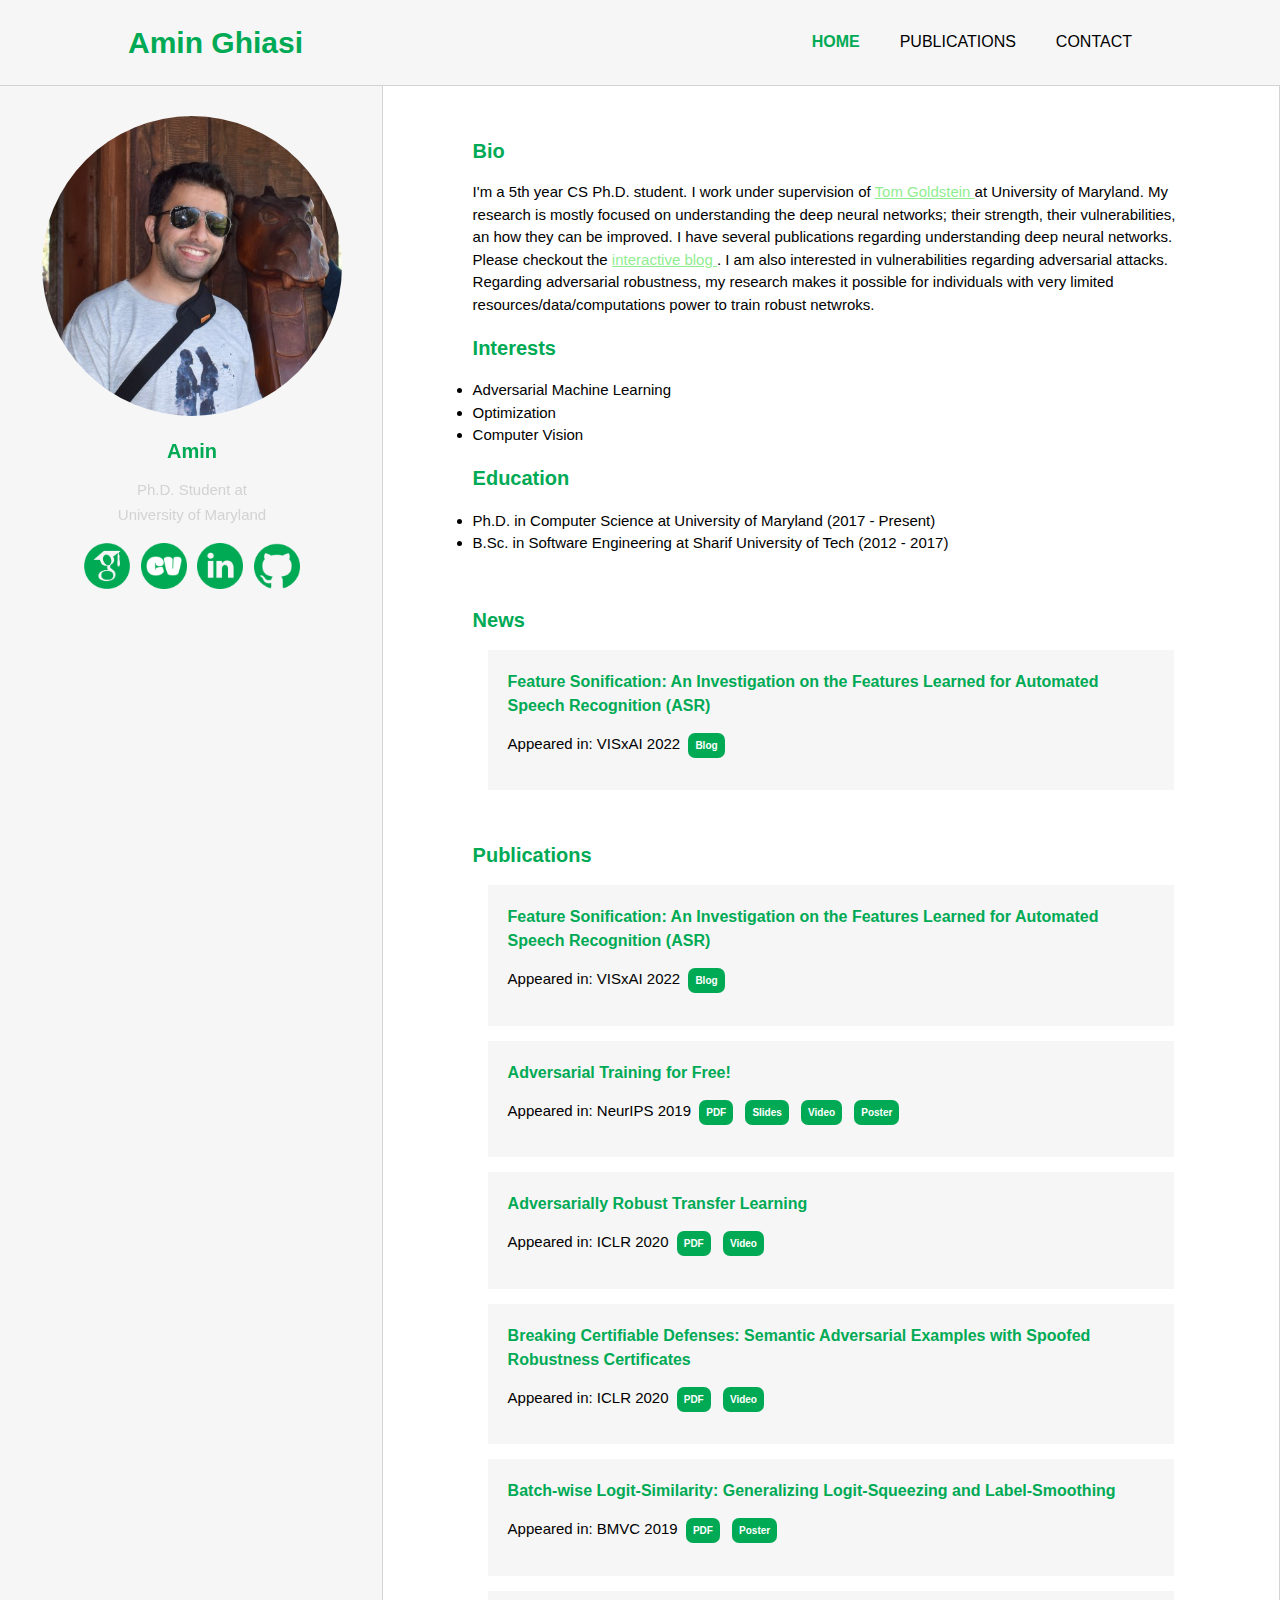
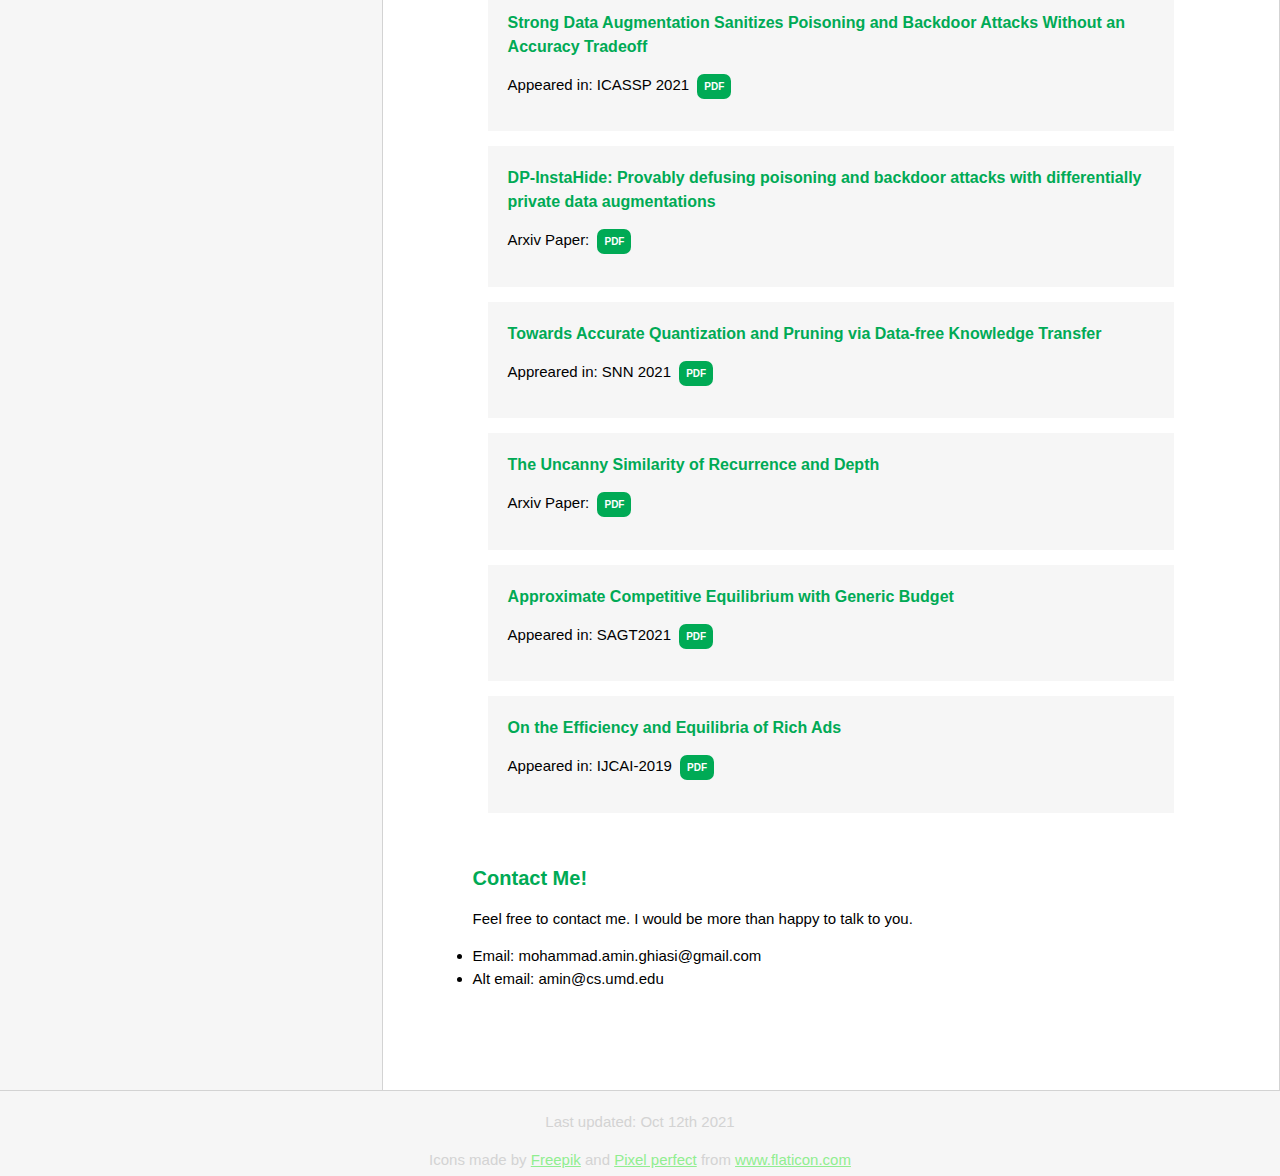
<file: index.html>
<!DOCTYPE html>
<html lang="en">
<head>
    <meta name="keywords" content="Amin Ghiasi">
    <meta name="description" content="Amin Ghiasi's home page">
    <meta name="author" content="Amin Ghiasi">
    <meta name="viewport" content="width=device-width">
    <meta charset="UTF-8">
    <title>Amin Ghiasi | Home</title>
    <link rel="stylesheet" type="text/css" href="./css/style.css">
</head>
<body style="background: #f6f6f6;">
    <header>
        <div class="container">
            <div id="my-name">
                <h1>Amin Ghiasi</h1>
            </div>
            <nav>
                <ul>
                    <li class="current-page"><a href="#home_id">Home</a></li>
                    <li><a href="#publication_id">Publications</a></li>
                    <li><a href="#contact_me_id">Contact</a></li>
                </ul>
            </nav>
        </div>
    </header>
    <section class="main">
        <aside class="sidebar">
            <div class="container">
                <img id="profile-picture" src="./img/amin.jpg" alt="Amin's Profile Picture">
                <h1>Amin</h1>
                <p>Ph.D. Student at</p>
                <p>University of Maryland</p>
                <ul>
                    <li><a href="https://scholar.google.com/citations?user=tNQWOxUAAAAJ&hl=en"> <img src="./img/scholar.png" alt="Amin's Google Scholar"></a></li>
                    <li><a href="./files/cv.pdf"> <img src="./img/cv.png" alt="Amin's CV"></a></li>
                    <li><a href="https://www.linkedin.com/in/mohammad-amin-ghiasi/"> <img src="img/linked-in.png" alt="Amin's Linked-in"></a></li>
                    <li><a href="https://github.com/AminJun"> <img src="./img/github.png" alt="Amin's Github"></a></li>
                </ul>
            </div>
        </aside>
        <article class="home-content">
            <div class="container" id="home_id">
                <div>
                    <h1>Bio</h1>
                    <p>
                        I'm a 5th year CS Ph.D. student.
                        I work under supervision of <a href="https://www.cs.umd.edu/~tomg/"> Tom Goldstein </a> at University of Maryland.
                        My research is mostly focused on understanding the deep neural networks; their strength, their vulnerabilities, an how they can be improved. 
                        I have several publications regarding understanding deep neural networks.
			Please checkout the <a href="http://www.cs.umd.edu/~amin/apps/visxai/sonification/"> interactive blog </a>.
			I am also interested in vulnerabilities regarding adversarial attacks.
			Regarding adversarial robustness, my research makes it possible for individuals with very limited resources/data/computations power to train robust netwroks. 
                    </p>
                </div>

                <div id="interests">
                    <h2> Interests </h2>
                    <ul>
                        <li> Adversarial Machine Learning </li>
                        <li> Optimization </li>
                        <li> Computer Vision </li>
                    </ul>
                </div>
                <div id="education">
                    <h2> Education </h2>
                    <ul>
                        <li> Ph.D. in Computer Science at University of Maryland (2017 - Present) </li>
                        <li> B.Sc. in Software Engineering at Sharif University of Tech (2012 - 2017) </li>
                    </ul>
                </div>
            </div>


            <div class="container" id="checkout_id">
                <h1> News </h1>
                <ul class="publications"> 
                    <li class="paper"> 
                        <a href="http://www.cs.umd.edu/~amin/apps/visxai/sonification/"> Feature Sonification: An Investigation on the Features Learned for Automated Speech Recognition (ASR) </a>
                        <p> Appeared in: VISxAI 2022 <a class="item" href="http://www.cs.umd.edu/~amin/apps/visxai/sonification/">Blog</a> </p>
                    </li>
                </ul>
            </div>


                
            <div class="container" id="publication_id">
                <h1>Publications</h1>
                <ul class="publications">
                    <li class="paper"> 
                        <a href="http://www.cs.umd.edu/~amin/apps/visxai/sonification/"> Feature Sonification: An Investigation on the Features Learned for Automated Speech Recognition (ASR) </a>
                        <p> Appeared in: VISxAI 2022 <a class="item" href="http://www.cs.umd.edu/~amin/apps/visxai/sonification/">Blog</a> </p>
                    </li>
                    <li class="paper">
                        <!-- <svg height="100" width="100" viewBox="-80 -80 160 160" style="float: right; margin-bottom: 20px;">
                          <path d="M 10 -40 A 1 1 0 0 1 18 -48 L 27 -39 L 34 -46 Q 35.5 -47.5 37 -46 L 46 -37 Q 47.5 -35.5 46 -34 L 39 -27 L 48 -18 A 1 1 0 0 1 40 -10 Z M 40 -2 A 1 1 0 0 1 32 6 L 32 6 L -6 -32 A 1 1 0 0 1 2 -40 L 2 -40 Z M 3 -15 L 15 -3 L -3 15 L -15 3 Z M 5 32 A 1 1 0 0 1 -3 40 L -41 2 A 1 1 0 0 1 -33 -6 Z M -11 40 A 1 1 0 0 1 -19 48 L -27 40 L -34 47 Q -35.5 48.5 -37 47 L -47 37 Q -48.5 35.5 -47 34 L -40 27 L -49 18 A 1 1 0 0 1 -41 10 z M 7 13 L 7 26 L 8 28 L 29 49 L 32 49 L 45 36 L 45 33 L 24 12 L 22 11 L 9 11 L 8.5 11.5 L 12 15 A 1 1 0 0 1 12 17 A 1 1 0 0 1 11 16 L 7.5 12.5 Z M 18.5 17.5 q 1 -1 2 0 L 23.5 20.5 A 1 1 0 0 1 22 22 L 22 22 L 19.5 19.5 L 18 21 L 19.5 22.5 A 1 1 0 0 1 18 24 L 16.5 22.5 L 14 25 A 1 1 0 0 1 12.5 23.5 Z M 24 22 Q 24.5 21.5 25 22 L 28 25 Q 29 27 27.5 29 Q 26 30.5 24.5 29.5 L 24.5 29.5 L 23 33 A 1 1 0 0 1 21 32 L 21 32 L 22.5 28.5 L 21.5 27.5 L 19 30 L 19 30 A 1 1 0 0 1 17.6 28.5 Z M 23 26 L 24.5 24.5 L 26 26 A 1 1 0 0 1 24.5 27.5 Z M 35 32 A 1 1 0 0 1 33.5 33.5 L 30.5 30.5 L 29 32 L 31 34 A 1 1 0 0 1 29.5 35.5 L 27.5 33.5 L 26 35 L 29 38 A 1 1 0 0 1 27.5 39.5 L 23.5 35.5 Q 23 35 23.5 34.5 L 30 28 Q 30.5 27.5 31 28 Z M 40.5 37.5 A 1 1 0 0 1 39 39 L 36 36 L 34.5 37.5 L 36.5009 39.6287 A 1 1 0 0 1 35 41 L 33 39 L 31.5 40.5 L 34.5 43.5 A 1 1 0 0 1 33 45 L 29.0105 41.028 Q 28.5 40.5 29 40 L 29 40 L 35.5 33.5 Q 36 33 36.5 33.5 Z M 4.5 9 L 11.75 16.25 A 0.25 0.25 0 0 0 12.25 15.75 L 5 8.5 Z M -65 60 L -70 56 L -70 -56 Q -70 -70 -56 -70 L 56 -70 Q 70 -70 70 -56 L 70 56 Q 70 70 56 70 L -56 70 Q -70 70 -70 56 L -65 60 L 50 60 Q 60 60 60 50 L 60 -50 Q 60 -60 50 -60 L -50 -60 Q -60 -60 -60 -50 L -60 50 Q -60 60 -50 60 Z" fill="green"/>
                          Sorry, your browser does not support inline SVG.
                        </svg>
			-->


                        <a href="https://nips.cc/Conferences/2019/Schedule?showEvent=13512">
                            Adversarial Training for Free!
                        </a>
                        <p>Appeared in: NeurIPS 2019
                            <a class="item" href="http://papers.nips.cc/paper/8597-adversarial-training-for-free.pdf">PDF</a>
                            <a class="item" href="https://www.cs.umd.edu/~ashafahi/free_training/Free_train_slide.pdf">Slides</a>
                            <a class="item" href="https://www.youtube.com/watch?v=v8U9mM1Vwv0">Video</a>
                            <a class="item" href="https://www.cs.umd.edu/~ashafahi/free_training/Free_train_poster.pdf">Poster</a>
                        </p>
                    </li>
                    <li class="paper">
                        <a href="https://openreview.net/forum?id=ryebG04YvB">
                            Adversarially Robust Transfer Learning
                        </a>
                        <p>Appeared in: ICLR 2020
                            <a class="item" href="https://openreview.net/pdf?id=ryebG04YvB">PDF</a>
                            <a class="item" href="https://www.youtube.com/watch?v=3ljuc-6tCRM&t=1s">Video</a>
                        </p>
                    </li>
                    <li class="paper">
                        <a href="https://openreview.net/forum?id=HJxdTxHYvB">
                            Breaking Certifiable Defenses: Semantic Adversarial Examples with Spoofed Robustness Certificates
                        </a>
                        <p> Appeared in: ICLR 2020
                            <a class="item" href="https://openreview.net/pdf?id=HJxdTxHYvB">PDF</a>
                            <a class="item" href="https://www.youtube.com/watch?v=hvemlq8pjno&t=140s">Video</a>
                        </p>
                    </li>
                    <li class="paper">
                        <a href="https://bmvc2019.org/wp-content/uploads/papers/0559-paper.pdf">
                            Batch-wise Logit-Similarity: Generalizing Logit-Squeezing and Label-Smoothing
                        </a>
                        <p>Appeared in: BMVC 2019
                            <a class="item" href="https://bmvc2019.org/wp-content/uploads/papers/0559-paper.pdf">PDF</a>
                            <a class="item" href="./files/BMVC19Poster.pdf">Poster</a>
                        </p>
                    </li>
                    <li class="paper">
                        <a href="https://ieeexplore.ieee.org/abstract/document/9414862">
                            Strong Data Augmentation Sanitizes Poisoning and Backdoor Attacks Without an Accuracy Tradeoff
                        </a>
                        <p>Appeared in: ICASSP 2021
                            <a class="item" href="https://ieeexplore.ieee.org/abstract/document/9414862">PDF</a>
                        </p>
                    </li>
                    <li class="paper">
                        <a href="https://arxiv.org/abs/2103.02079">DP-InstaHide: Provably defusing poisoning and backdoor attacks with differentially private data augmentations</a>
                        <p>Arxiv Paper: 
                            <a class="item" href="https://arxiv.org/abs/2103.02079">PDF</a>
                        </p>
                    </li>
                    <li class="paper">
                        <a href="https://openreview.net/forum?id=EVhRrUyW8Gw">Towards Accurate Quantization and Pruning via Data-free Knowledge Transfer</a>
                        <p> Appreared in: SNN 2021 <a class="item" href="https://openreview.net/forum?id=EVhRrUyW8Gw">PDF</a>
                        </p>
                    </li>
                    <li class="paper">
                        <a href="https://arxiv.org/abs/2102.11011">The Uncanny Similarity of Recurrence and Depth</a>
                        <p> Arxiv Paper: <a class="item" href="https://arxiv.org/abs/2102.11011">PDF</a>
                        </p>
                    </li>
                    <li class="paper">
                        <a href="https://link.springer.com/chapter/10.1007/978-3-030-85947-3_16">Approximate Competitive Equilibrium with Generic Budget</a>
                        <p> Appeared in: SAGT2021 <a class="item" href="https://link.springer.com/chapter/10.1007/978-3-030-85947-3_16">PDF</a></p>
                    </li>
                    <li class="paper">
                        <a href="https://www.ijcai19.org/accepted-papers.html">
                            On the Efficiency and Equilibria of Rich Ads
                        </a>
                        <p>Appeared in: IJCAI-2019
                            <a class="item" href="https://www.ijcai.org/proceedings/2019/0043.pdf">PDF</a>
                        </p>
                    </li>
                </ul>
            </div>    


            <div class="container" id="contact_me_id">
                <h1>Contact Me!</h1>
                <p>
                    Feel free to contact me.
                    I would be more than happy to talk to you.
                </p>
                <ul>
                    <!-- <li> Phone no: +1 202 594 56 72</li> -->
                    <li> Email: mohammad.amin.ghiasi@gmail.com </li>
                    <li> Alt email: amin@cs.umd.edu</li>
                </ul>
            </div>
        </article>
    </section>

    <footer>
        <p>Last updated: Oct 12th 2021 </p>
        <div>Icons made by <a href="https://www.flaticon.com/authors/freepik" title="Freepik">Freepik</a> and <a href="https://www.flaticon.com/authors/pixel-perfect" title="Pixel perfect">Pixel perfect</a> from <a href="https://www.flaticon.com/"     title="Flaticon">www.flaticon.com</a></div>
    </footer>
</body>
</html>
</file>
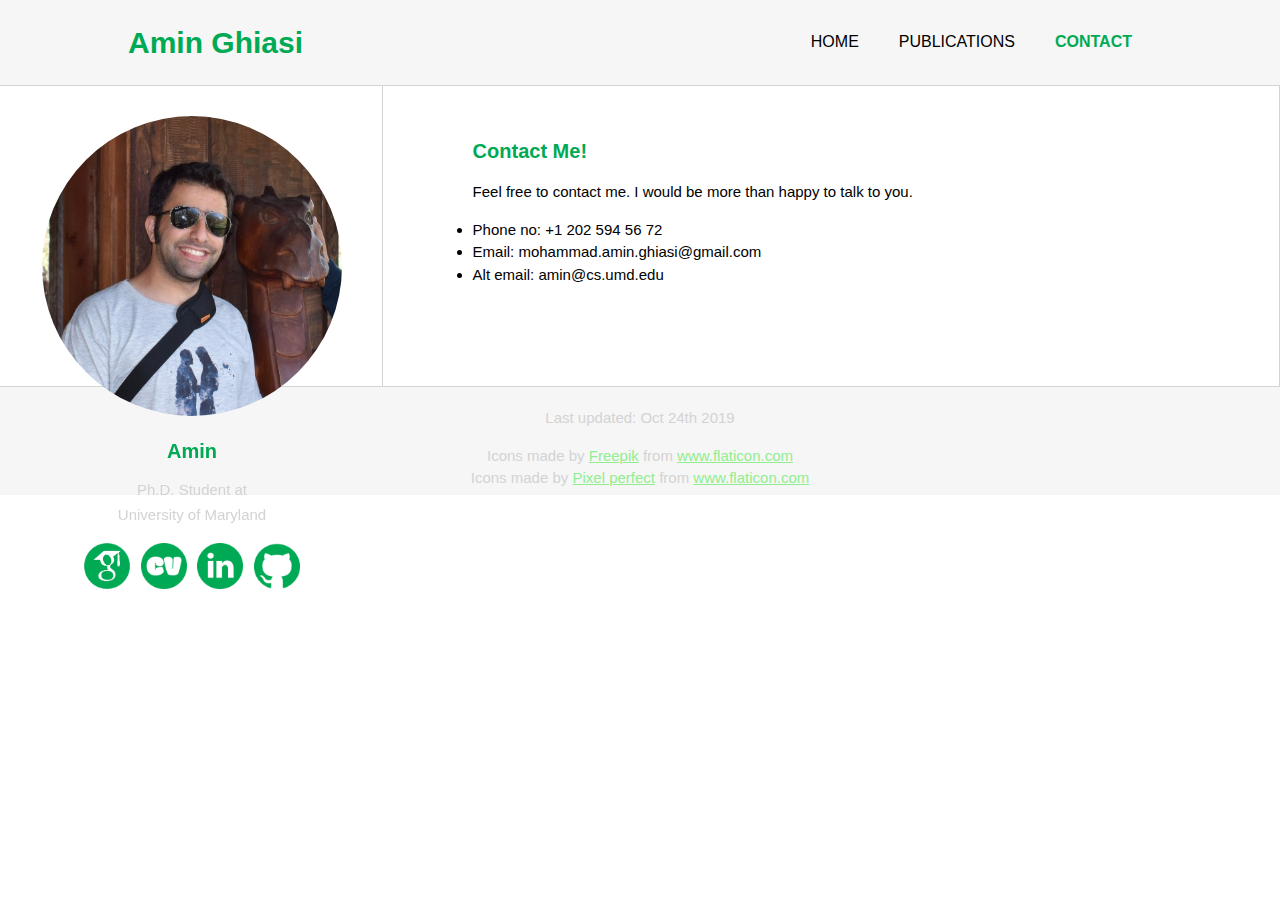
<file: contact.html>
<!DOCTYPE html>
<html lang="en">
<head>
    <meta name="keywords" content="Amin Ghiasi">
    <meta name="description" content="Amin Ghiasi's home page">
    <meta name="author" content="Amin Ghiasi">
    <meta name="viewport" content="width=device-width">
    <meta charset="UTF-8">
    <title>Amin Ghiasi | Contact</title>
    <link rel="stylesheet" type="text/css" href="./css/style.css">
</head>
<body>
    <header>
        <div class="container">
            <div id="my-name">
                <h1>Amin Ghiasi</h1>
            </div>
            <nav>
                <ul>
                    <li><a href="index.html">Home</a></li>
                    <li><a href="publications.html">Publications</a></li>
                    <li class="current-page"><a href="contact.html">Contact</a></li>
                </ul>
            </nav>
        </div>
    </header>
    <section class="main">
        <aside class="sidebar">
            <div class="container">
                <img id="profile-picture" src="./img/amin.jpg" alt="Amin's Profile Picture">
                <h1>Amin</h1>
                <p>Ph.D. Student at</p>
                <p>University of Maryland</p>
                <ul>
                    <li><a href="https://scholar.google.com/citations?user=tNQWOxUAAAAJ&hl=en"> <img src="./img/scholar.png" alt="Amin's Google Scholar"></a></li>
                    <li><a href="./files/cv.pdf"> <img src="./img/cv.png" alt="Amin's CV"></a></li>
                    <li><a href="https://www.linkedin.com/in/mohammad-amin-ghiasi/"> <img src="img/linked-in.png" alt="Amin's Linked-in"></a></li>
                    <li><a href="https://github.com/AminJun"> <img src="./img/github.png" alt="Amin's Github"></a></li>
                </ul>
            </div>
        </aside>

        <article class="home-content">
            <div class="container">
                <h1>Contact Me!</h1>
                <p>
                    Feel free to contact me.
                    I would be more than happy to talk to you.
                </p>
                <ul>
                    <li> Phone no: +1 202 594 56 72</li>
                    <li> Email: mohammad.amin.ghiasi@gmail.com </li>
                    <li> Alt email: amin@cs.umd.edu</li>
                </ul>
            </div>
        </article>
    </section>

    <footer>
        <p>Last updated: Oct 24th 2019 </p>
        <div>Icons made by <a href="https://www.flaticon.com/authors/freepik" title="Freepik">Freepik</a> from <a href="https://www.flaticon.com/"     title="Flaticon">www.flaticon.com</a></div><div>Icons made by <a href="https://www.flaticon.com/authors/pixel-perfect" title="Pixel perfect">Pixel perfect</a> from <a href="https://www.flaticon.com/"     title="Flaticon">www.flaticon.com</a></div>
    </footer>
</body>
</html>
</file>
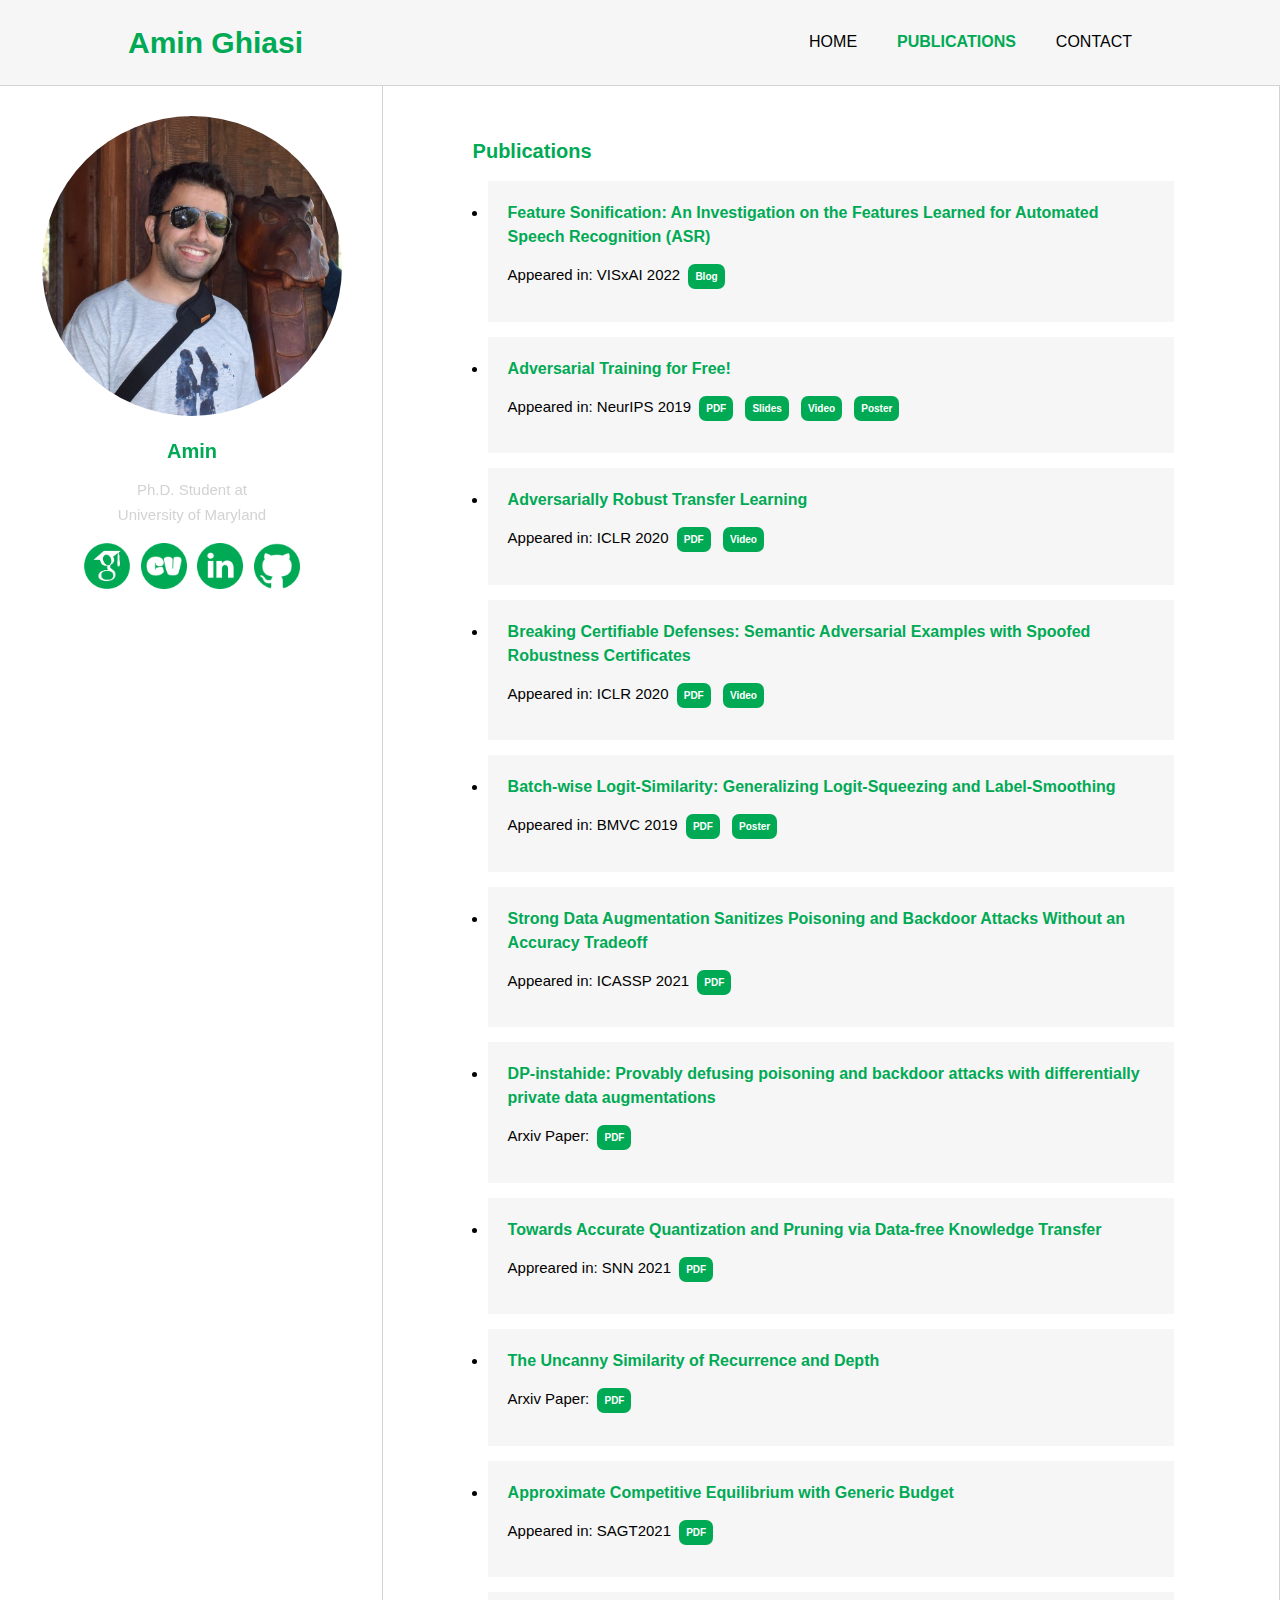
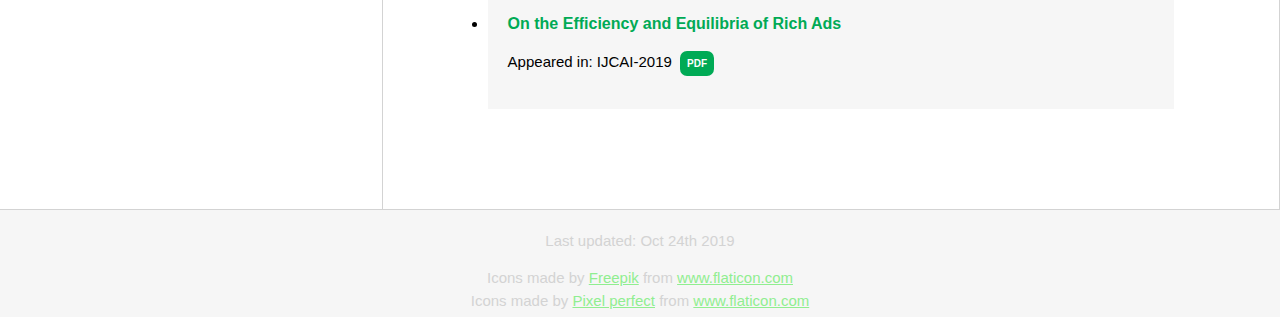
<file: publications.html>
<!DOCTYPE html>
<html lang="en">
<head>
    <meta name="keywords" content="Amin Ghiasi">
    <meta name="description" content="Amin Ghiasi's home page">
    <meta name="author" content="Amin Ghiasi">
    <meta name="viewport" content="width=device-width">
    <meta charset="UTF-8">
    <title>Amin Ghiasi | Home</title>
    <link rel="stylesheet" type="text/css" href="./css/style.css">
</head>
<body>
    <header>
        <div class="container">
            <div id="my-name">
                <h1>Amin Ghiasi</h1>
            </div>
            <nav>
                <ul>
                    <li><a href="index.html">Home</a></li>
                    <li class="current-page"><a href="publications.html">Publications</a></li>
                    <li><a href="contact.html">Contact</a></li>
                </ul>
            </nav>
        </div>
    </header>
    <section class="main">
        <aside class="sidebar">
            <div class="container">
                <img id="profile-picture" src="./img/amin.jpg" alt="Amin's Profile Picture">
                <h1>Amin</h1>
                <p>Ph.D. Student at</p>
                <p>University of Maryland</p>
                <ul>
                    <li><a href="https://scholar.google.com/citations?user=tNQWOxUAAAAJ&hl=en"> <img src="./img/scholar.png" alt="Amin's Google Scholar"></a></li>
                    <li><a href="./files/cv.pdf"> <img src="./img/cv.png" alt="Amin's CV"></a></li>
                    <li><a href="https://www.linkedin.com/in/mohammad-amin-ghiasi/"> <img src="img/linked-in.png" alt="Amin's Linked-in"></a></li>
                    <li><a href="https://github.com/AminJun"> <img src="./img/github.png" alt="Amin's Github"></a></li>
                </ul>
            </div>
        </aside>

        <article class="home-content">
            <div class="container">
                <h1>Publications</h1>
                <ul id="publications">
                    <li class="paper"> 
                        <a href="http://www.cs.umd.edu/~amin/apps/visxai/sonification/"> Feature Sonification: An Investigation on the Features Learned for Automated Speech Recognition (ASR) </a>
                        <p> Appeared in: VISxAI 2022 <a class="item" href="http://www.cs.umd.edu/~amin/apps/visxai/sonification/">Blog</a> </p>
                    </li>
                    <li class="paper">
                        <a href="https://nips.cc/Conferences/2019/Schedule?showEvent=13512">
                            Adversarial Training for Free!
                        </a>
                        <p>Appeared in: NeurIPS 2019
							<a class="item" href="http://papers.nips.cc/paper/8597-adversarial-training-for-free.pdf">PDF</a>
                        	<a class="item" href="https://www.cs.umd.edu/~ashafahi/free_training/Free_train_slide.pdf">Slides</a>
                        	<a class="item" href="https://www.youtube.com/watch?v=v8U9mM1Vwv0">Video</a>
                        	<a class="item" href="https://www.cs.umd.edu/~ashafahi/free_training/Free_train_poster.pdf">Poster</a>
						</p>
                    </li>
                    <li class="paper">
                        <a href="https://openreview.net/forum?id=ryebG04YvB">
                            Adversarially Robust Transfer Learning
                        </a>
                        <p>Appeared in: ICLR 2020
                            <a class="item" href="https://openreview.net/pdf?id=ryebG04YvB">PDF</a>
                            <a class="item" href="https://www.youtube.com/watch?v=3ljuc-6tCRM&t=1s">Video</a>
                        </p>
                    </li>
					<li class="paper">
						<a href="https://openreview.net/forum?id=HJxdTxHYvB">
							Breaking Certifiable Defenses: Semantic Adversarial Examples with Spoofed Robustness Certificates
						</a>
						<p> Appeared in: ICLR 2020
							<a class="item" href="https://openreview.net/pdf?id=HJxdTxHYvB">PDF</a>
                            <a class="item" href="https://www.youtube.com/watch?v=hvemlq8pjno&t=140s">Video</a>
						</p>
					</li>
                    <li class="paper">
                        <a href="https://bmvc2019.org/wp-content/uploads/papers/0559-paper.pdf">
                            Batch-wise Logit-Similarity: Generalizing Logit-Squeezing and Label-Smoothing
                        </a>
                        <p>Appeared in: BMVC 2019
							<a class="item" href="https://bmvc2019.org/wp-content/uploads/papers/0559-paper.pdf">PDF</a>
							<a class="item" href="./files/BMVC19Poster.pdf">Poster</a>
						</p>
                    </li>
                    <li class="paper">
                        <a href="https://ieeexplore.ieee.org/abstract/document/9414862">
                            Strong Data Augmentation Sanitizes Poisoning and Backdoor Attacks Without an Accuracy Tradeoff
                        </a>
                        <p>Appeared in: ICASSP 2021
                            <a class="item" href="https://ieeexplore.ieee.org/abstract/document/9414862">PDF</a>
                        </p>
                    </li>
                    <li class="paper">
                        <a href="https://arxiv.org/abs/2103.02079">DP-instahide: Provably defusing poisoning and backdoor attacks with differentially private data augmentations</a>
                        <p>Arxiv Paper: 
                            <a class="item" href="https://arxiv.org/abs/2103.02079">PDF</a>
                        </p>
                    </li>
                    <li class="paper">
                        <a href="https://openreview.net/forum?id=EVhRrUyW8Gw">Towards Accurate Quantization and Pruning via Data-free Knowledge Transfer</a>
                        <p> Appreared in: SNN 2021 <a class="item" href="https://openreview.net/forum?id=EVhRrUyW8Gw">PDF</a>
                        </p>
                    </li>
                    <li class="paper">
                        <a href="https://arxiv.org/abs/2102.11011">The Uncanny Similarity of Recurrence and Depth</a>
                        <p> Arxiv Paper: <a class="item" href="https://arxiv.org/abs/2102.11011">PDF</a>
                        </p>
                    </li>
                    <li class="paper">
                        <a href="https://link.springer.com/chapter/10.1007/978-3-030-85947-3_16">Approximate Competitive Equilibrium with Generic Budget</a>
                        <p> Appeared in: SAGT2021 <a class="item" href="https://link.springer.com/chapter/10.1007/978-3-030-85947-3_16">PDF</a></p>
                    </li>
                    <li class="paper">
                        <a href="https://www.ijcai19.org/accepted-papers.html">
                            On the Efficiency and Equilibria of Rich Ads
                        </a>
                        <p>Appeared in: IJCAI-2019
                            <a class="item" href="https://www.ijcai.org/proceedings/2019/0043.pdf">PDF</a>
                        </p>
                    </li>
                </ul>
            </div>
        </article>
    </section>

    <footer>
        <p>Last updated: Oct 24th 2019 </p>
        <div>Icons made by <a href="https://www.flaticon.com/authors/freepik" title="Freepik">Freepik</a> from <a href="https://www.flaticon.com/"     title="Flaticon">www.flaticon.com</a></div><div>Icons made by <a href="https://www.flaticon.com/authors/pixel-perfect" title="Pixel perfect">Pixel perfect</a> from <a href="https://www.flaticon.com/"     title="Flaticon">www.flaticon.com</a></div>
    </footer>
</body>
</html>
</file>
<file: css/style.css>
body {
    font: 15px/1.5 Arial, Helvetica, sans-serif;
    padding: 0;
    margin: 0;
}

.container {
    padding: 0;
    width: 80%;
    margin: auto;
}

header {
    /*position: fixed;*/
    /*width: 100%;*/
    /*height: 50%;*/
    padding-top: 20px;
    padding-bottom: 20px;
    background: #f6f6f6;
    overflow: hidden;
    border-bottom: 1px solid lightgray;
    margin-top: 0px;
}

article .container{
    margin-bottom: 50px;
    margin-top: 50px;
}


ul {
    margin: 0;
    padding: 0;
}

header ul {
    list-style: none;
}

header a {
    text-decoration: none;
    text-transform: uppercase;
    font-size: 16px;
}

header li {
    float: left;
    display: inline;
    margin: 0 20px 0 20px;
}

header #my-name {
    float: left;
}

header #my-name h1 {
    margin: 0;
}

header nav {
    float: right;
    margin-top: 10px;
}

header #my-name, header .current-page a {
    color: #00aa55;
    font-weight: bold;
}

header a {
    color: #000;
}

header a:hover {
    color: #00aa55;
}

aside.sidebar {
    text-align: center;
    float: left;
    width: 30%;
}

aside.sidebar p {
    color: lightgray;
}

aside.sidebar img#profile-picture {
    margin-top: 30px;
    border-radius: 50%;
    max-width: 300px;
    width: 100%;
}

article.home-content {
    float: right;
    width: 70%;
}

aside.sidebar {
    position: fixed;
    /*height: 100%;*/
    /*top: -50%;*/
}

article{
    background: white;
    padding-bottom: 50px;
    border-left: 1px solid lightgray;
    border-right: 1px solid lightgray;
}

section {
    display: block;
    overflow: auto;
}

footer {
    border-top: 1px solid lightgray;
    /*margin-top: 20px;*/
    padding-bottom: 20px;
    text-align: center;
    padding: 5px;
    color: lightgray;
    background: #f6f6f6;
}

a {
    color: lightgreen;
}

aside.sidebar ul {
    float: left;
    list-style: none;
}

aside.sidebar li {
    display: inline;
    margin: 0 1% 0 1%;
}

aside.sidebar p {
    margin-top: 2px;
    margin-bottom: 2px;
}

aside.sidebar li img {
    width: 15%;
    margin-top: 15px;
}

ul.publications {
    list-style: none;
}

li.paper {
    padding: 20px;
    margin: 15px;
    background: #f6f6f6;
}

li.paper a {
    color: #00aa55;
    text-decoration: none;
    font-weight: bold;
    font-size: 16px;
}

li.paper a.item {
    border-radius: 7px 7px;
	background: #00aa55;
	padding: 7px;
	margin: 0 4px 0 4px;
	font-weight: none;
	font-size: 10px; 
	color: #FFFFFF;
}

section h1, section h2 {
    color: #00aa55;
    font-size: 20px;
}

@media (max-width: 768px) {
    header #my-name, header nav, header nav li, aside.sidebar, article.home-content{
        float: none;
        text-align: center;
        width: 100%;
    }

    aside.sidebar {
        position: static;
        padding-bottom: 20%;
        border-bottom: 1px solid lightgray;
    }

    article {
        /*margin: 20px;*/
        padding-top: 20px;
        padding-bottom: 20px;
        margin: 0;
        border: 0px;
    }

    footer{
        border-top: 1px solid lightgray;
        margin-top: 0px;
        padding-bottom: 20px;

    }


    header li {
    margin: 0 10px 0 10px;
}

    aside.sidebar #profile-picture{
        max-width: 300px;
    }


}
</file>
